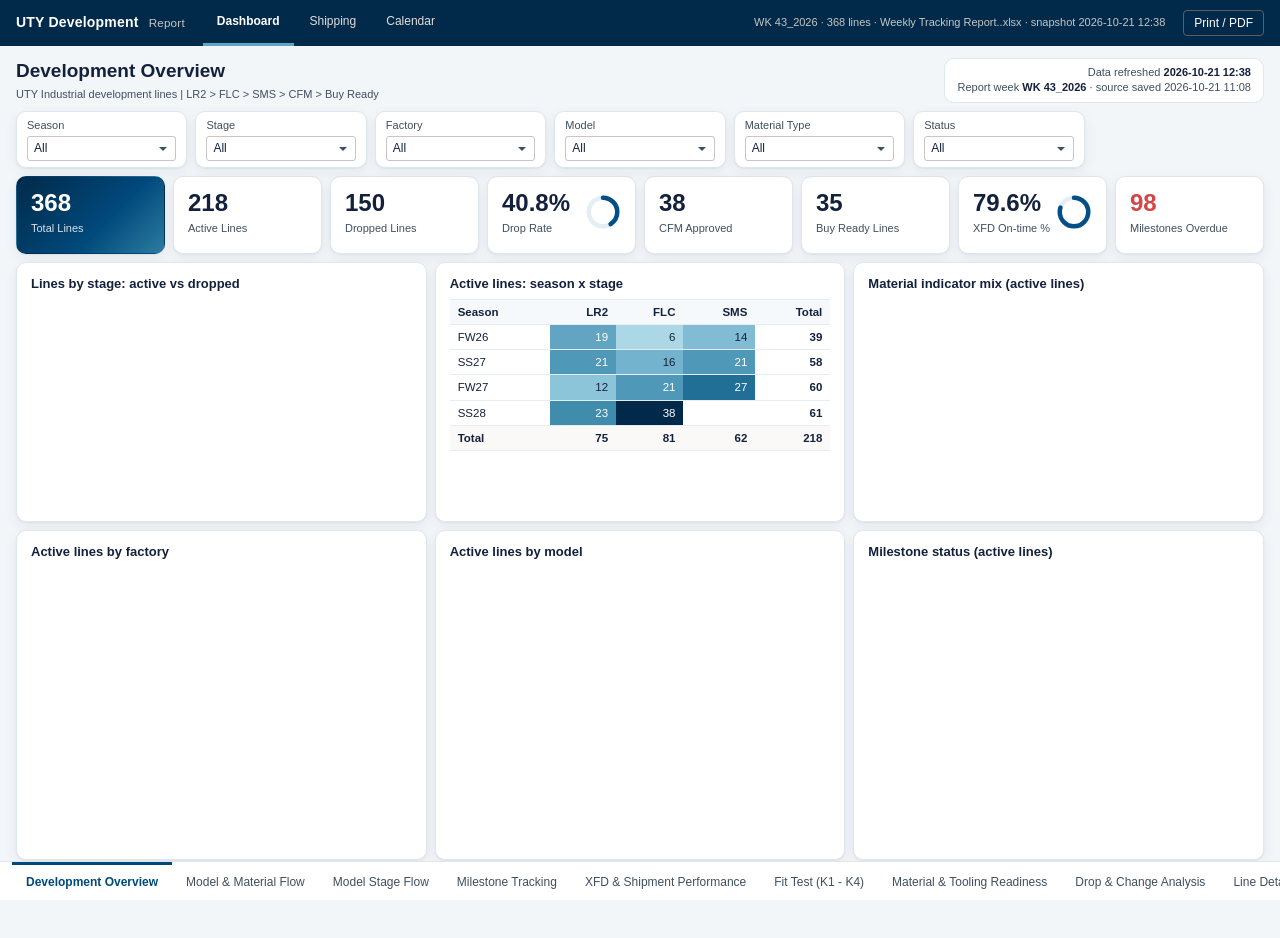
<file: index.html>
<!doctype html>
<html lang="en">
<head>
  <meta name="robots" content="noindex, nofollow">
  <meta charset="utf-8">
  <meta name="viewport" content="width=device-width, initial-scale=1">
  <title>Dashboard · UTY Report</title>
  <link rel="stylesheet" href="static/css/app.css">
</head>
<body data-static="2026-10-21 12:38">
  <header class="topbar">
    <div class="brand">UTY Development <small>Report</small></div>
    <nav class="nav">
      
      <a href="dashboard.html" class="active">Dashboard</a>
      
      <a href="shipping.html" class="">Shipping</a>
      
      <a href="calendar.html" class="">Calendar</a>
      
    </nav>
    <div class="spacer"></div>
    <div class="datainfo" id="dataInfo"></div>
    <button class="tbtn" id="btnReload" title="Re-read the Excel files">&#8635; Reload data</button>
    <button class="tbtn" onclick="window.print()" title="Print or save as PDF">Print / PDF</button>
  </header>
  <main class="canvas" id="app">
    <div class="loading">Loading data…</div>
  </main>
  <div class="tip" id="tip"></div>
  <script src="static/vendor/chart.umd.min.js"></script>
  <script src="static/vendor/chartjs-plugin-datalabels.min.js"></script>
  <script src="static/js/common.js"></script>
  <script src="static/js/dashboard.js"></script>
</body>
</html>
</file>
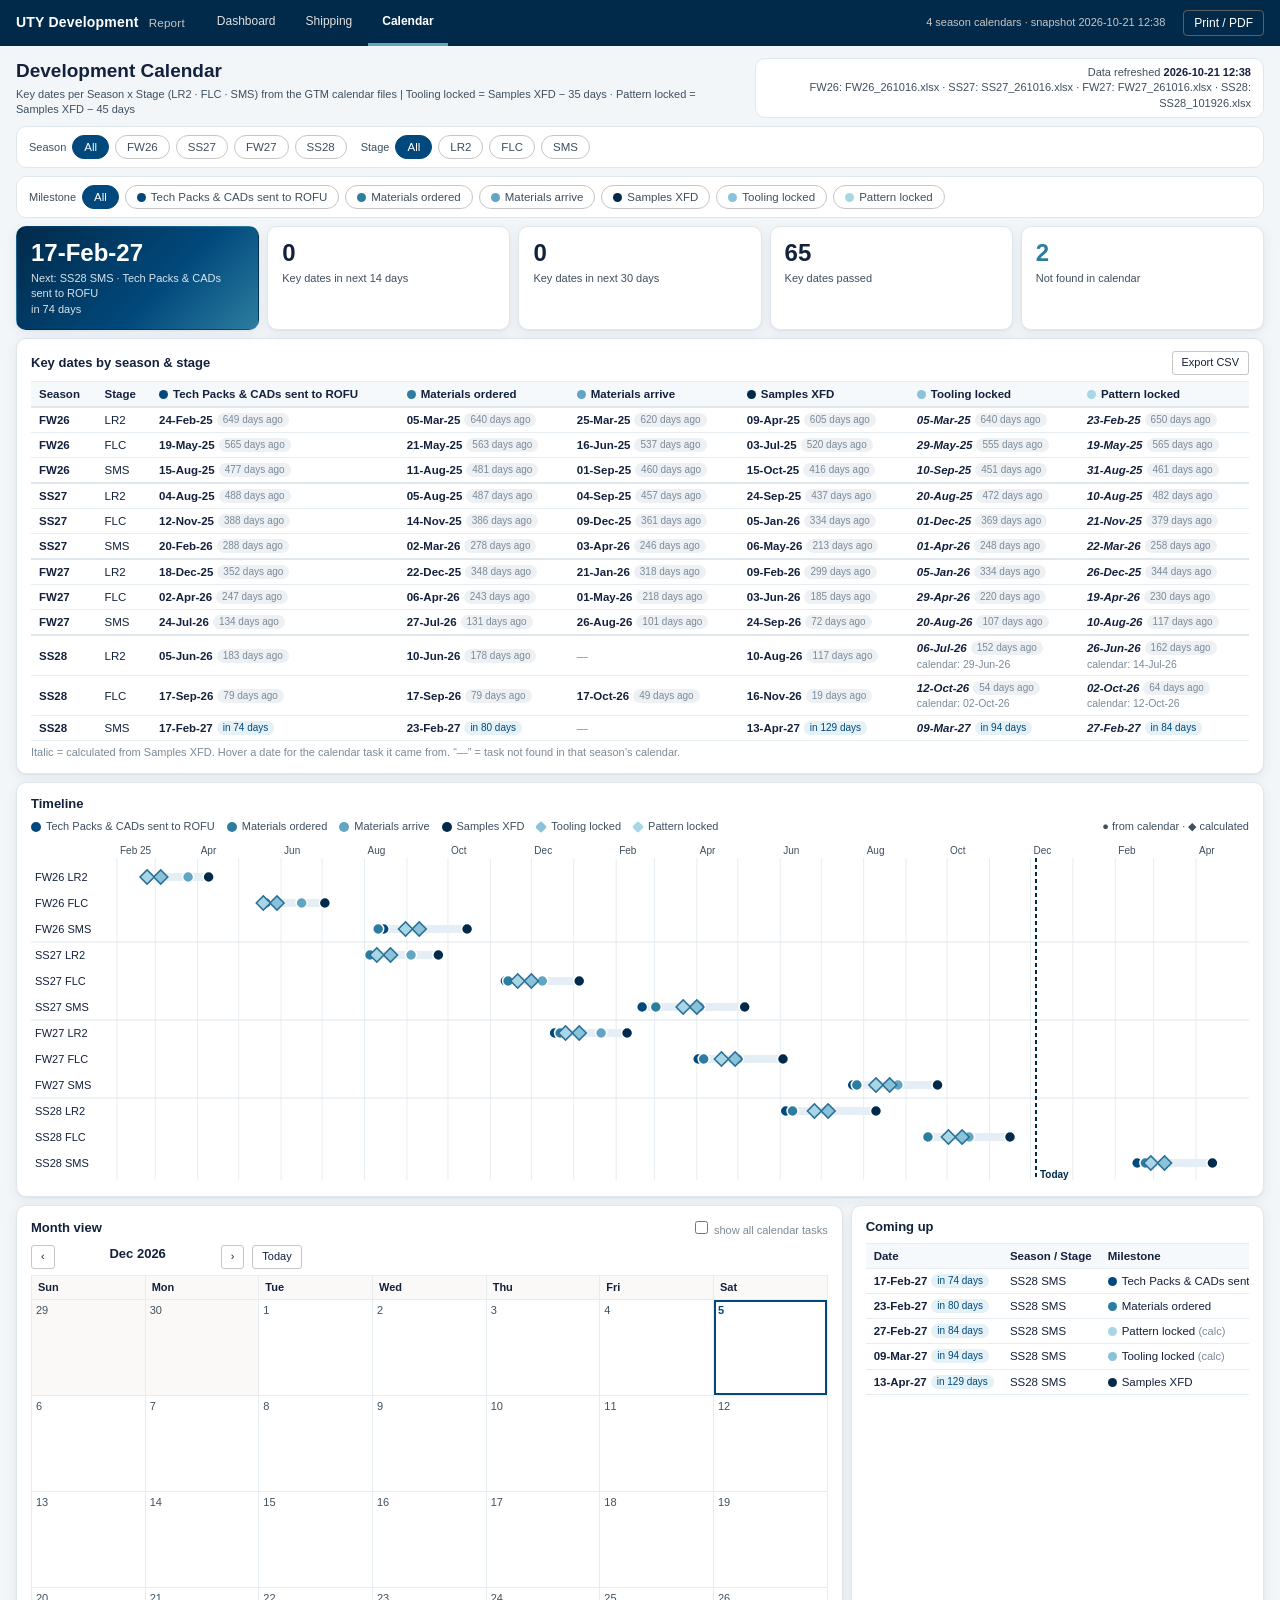
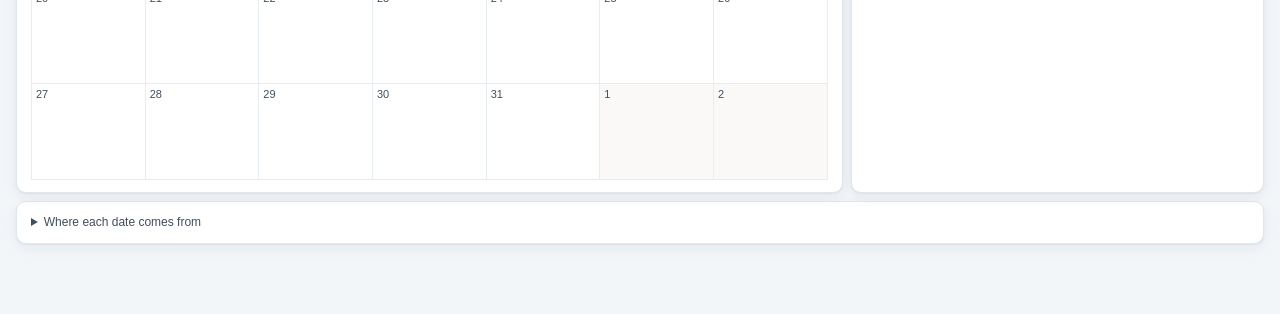
<file: calendar.html>
<!doctype html>
<html lang="en">
<head>
  <meta name="robots" content="noindex, nofollow">
  <meta charset="utf-8">
  <meta name="viewport" content="width=device-width, initial-scale=1">
  <title>Calendar · UTY Report</title>
  <link rel="stylesheet" href="static/css/app.css">
</head>
<body data-static="2026-10-21 12:38">
  <header class="topbar">
    <div class="brand">UTY Development <small>Report</small></div>
    <nav class="nav">
      
      <a href="dashboard.html" class="">Dashboard</a>
      
      <a href="shipping.html" class="">Shipping</a>
      
      <a href="calendar.html" class="active">Calendar</a>
      
    </nav>
    <div class="spacer"></div>
    <div class="datainfo" id="dataInfo"></div>
    <button class="tbtn" id="btnReload" title="Re-read the Excel files">&#8635; Reload data</button>
    <button class="tbtn" onclick="window.print()" title="Print or save as PDF">Print / PDF</button>
  </header>
  <main class="canvas" id="app">
    <div class="loading">Loading data…</div>
  </main>
  <div class="tip" id="tip"></div>
  <script src="static/vendor/chart.umd.min.js"></script>
  <script src="static/vendor/chartjs-plugin-datalabels.min.js"></script>
  <script src="static/js/common.js"></script>
  <script src="static/js/calendar.js"></script>
</body>
</html>
</file>
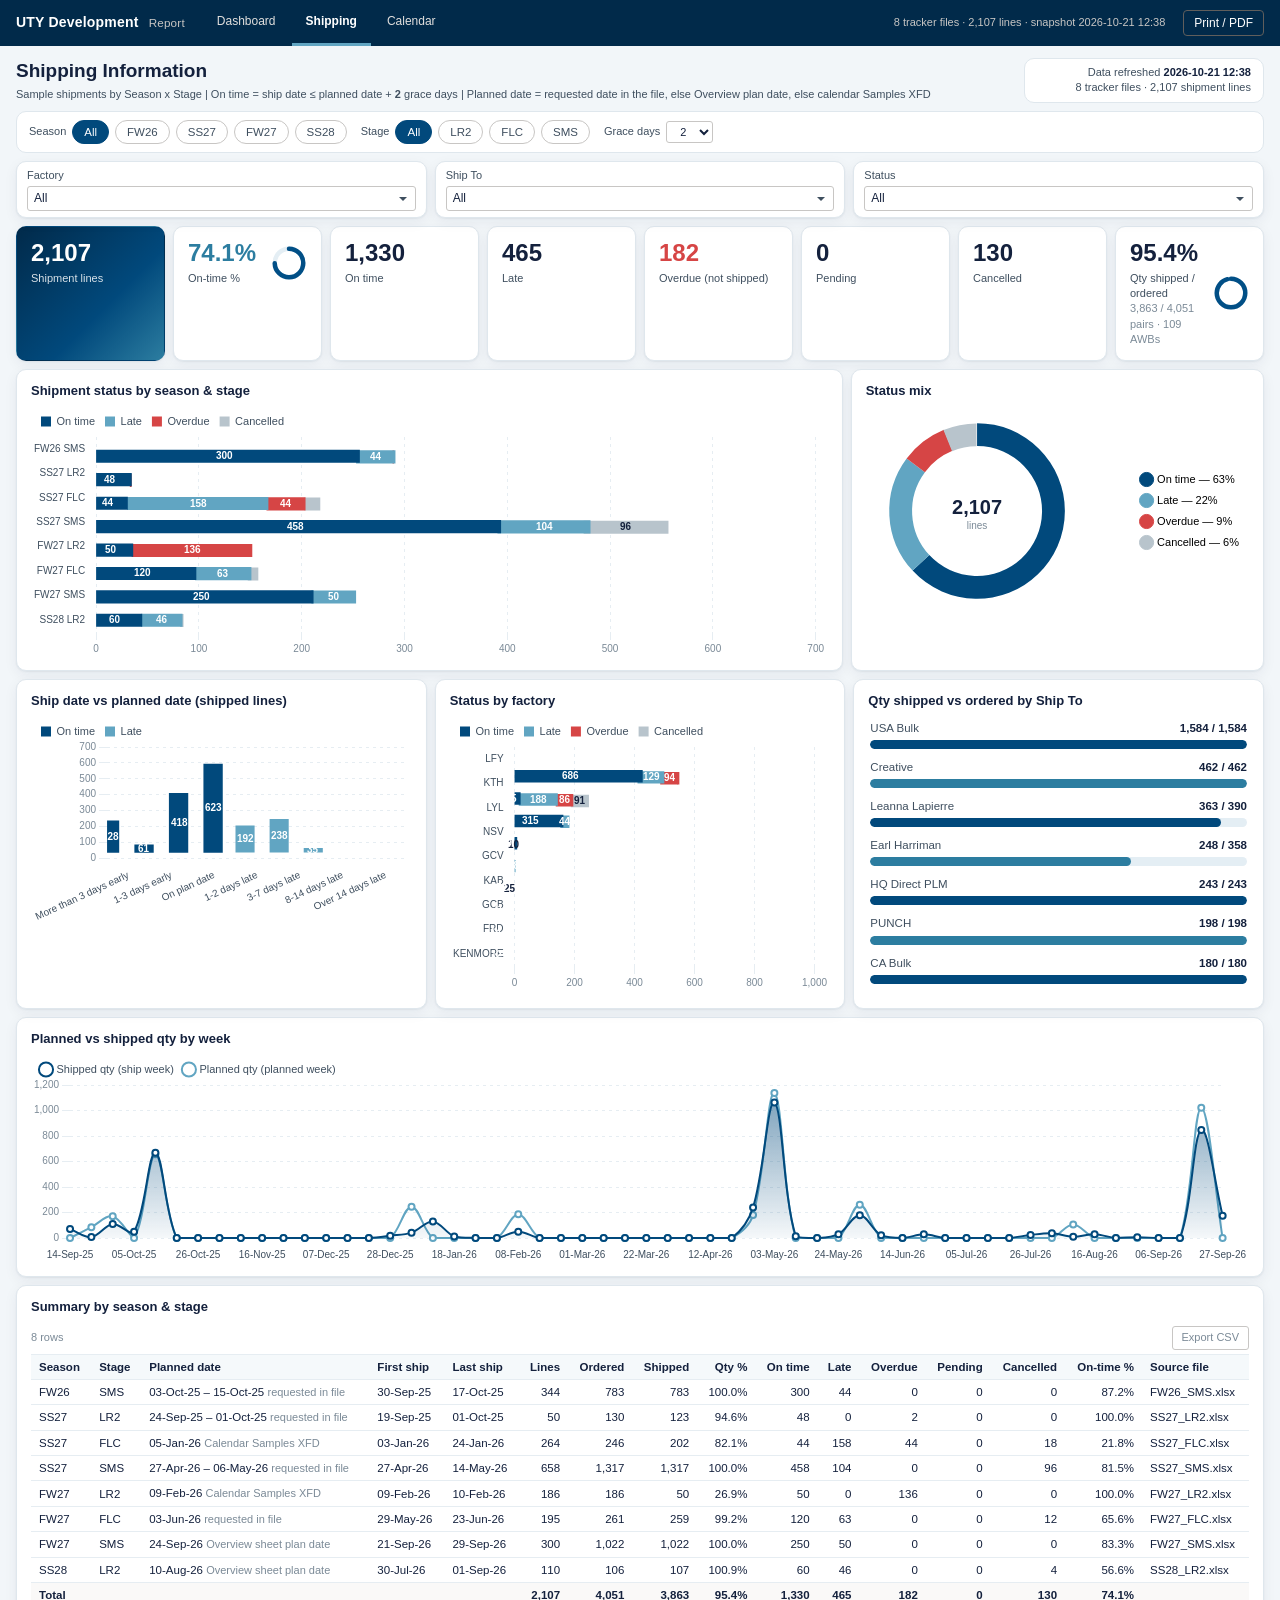
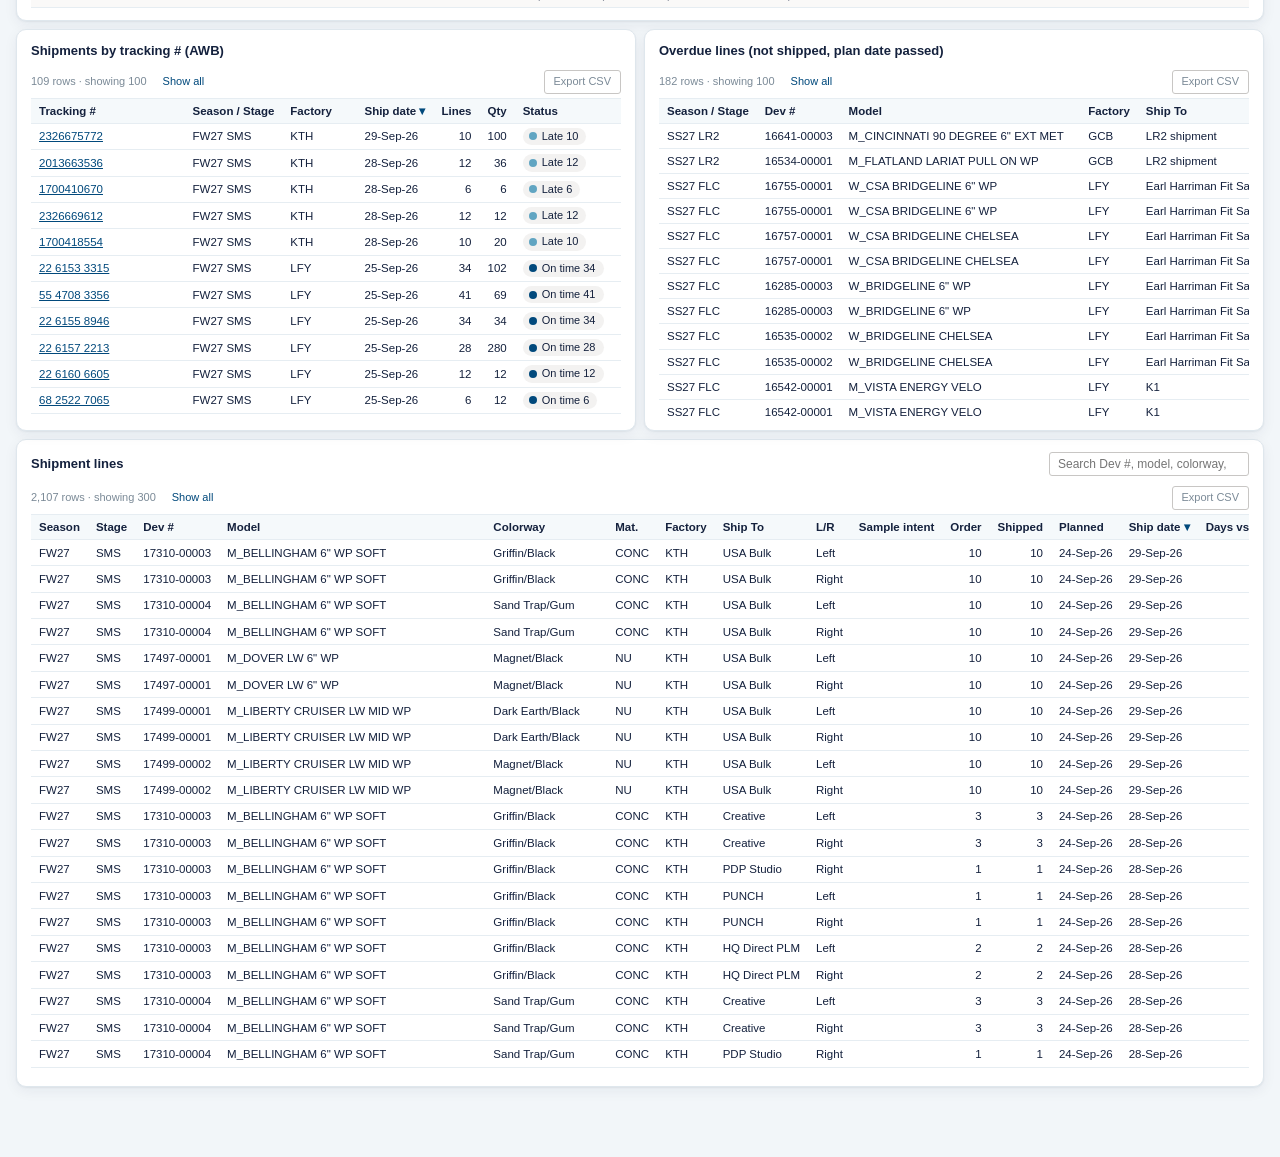
<file: shipping.html>
<!doctype html>
<html lang="en">
<head>
  <meta name="robots" content="noindex, nofollow">
  <meta charset="utf-8">
  <meta name="viewport" content="width=device-width, initial-scale=1">
  <title>Shipping · UTY Report</title>
  <link rel="stylesheet" href="static/css/app.css">
</head>
<body data-static="2026-10-21 12:38">
  <header class="topbar">
    <div class="brand">UTY Development <small>Report</small></div>
    <nav class="nav">
      
      <a href="dashboard.html" class="">Dashboard</a>
      
      <a href="shipping.html" class="active">Shipping</a>
      
      <a href="calendar.html" class="">Calendar</a>
      
    </nav>
    <div class="spacer"></div>
    <div class="datainfo" id="dataInfo"></div>
    <button class="tbtn" id="btnReload" title="Re-read the Excel files">&#8635; Reload data</button>
    <button class="tbtn" onclick="window.print()" title="Print or save as PDF">Print / PDF</button>
  </header>
  <main class="canvas" id="app">
    <div class="loading">Loading data…</div>
  </main>
  <div class="tip" id="tip"></div>
  <script src="static/vendor/chart.umd.min.js"></script>
  <script src="static/vendor/chartjs-plugin-datalabels.min.js"></script>
  <script src="static/js/common.js"></script>
  <script src="static/js/shipping.js"></script>
</body>
</html>
</file>
<file: static/css/app.css>
/* UTY Development Report - brand blues (Deep Space Blue #012A4A ... Light Blue #A9D6E5), Tahoma */
:root {
  --bg: #f2f6f9;
  --card: #ffffff;
  --border: #dfe7ed;
  --grid: #e6edf2;
  --ink: #14213d;
  --ink2: #3f4f5f;
  --muted: #7b8a97;
  --accent: #01497C;
  --accent2: #61A5C2;
  --good: #01497C;
  --warn: #2C7DA0;
  --bad: #d64545;
  --bar: #012A4A;
  --radius: 10px;
  --shadow: 0 1px 2px rgba(1, 42, 74, .06), 0 4px 14px rgba(1, 42, 74, .06);
  --font: Tahoma, "Segoe UI", Verdana, sans-serif;
}

* { box-sizing: border-box; }
html, body { margin: 0; }
body { background: var(--bg); color: var(--ink); font: 12px/1.4 var(--font); }
a { color: var(--accent); }
button, select, input { font: inherit; color: inherit; }

/* ---------- top bar */
.topbar { position: sticky; top: 0; z-index: 50; display: flex; align-items: center; gap: 18px;
  background: var(--bar); color: #fff; padding: 0 16px; height: 46px; }
.brand { font-weight: bold; font-size: 14px; white-space: nowrap; letter-spacing: .2px; }
.brand small { font-weight: normal; color: #c8c6c4; margin-left: 6px; }
.nav { display: flex; gap: 2px; height: 100%; }
.nav a { display: flex; align-items: center; padding: 0 14px; color: #e1dfdd; text-decoration: none; border-bottom: 3px solid transparent; }
.nav a:hover { color: #fff; background: rgba(255, 255, 255, .06); }
.nav a.active { color: #fff; border-bottom-color: var(--accent2); font-weight: bold; }
.topbar .spacer { flex: 1; }
.datainfo { color: #c8c6c4; font-size: 11px; white-space: nowrap; overflow: hidden; text-overflow: ellipsis; }
.tbtn { background: transparent; border: 1px solid #605e5c; color: #fff; border-radius: 4px; padding: 4px 10px; cursor: pointer; white-space: nowrap; }
.tbtn:hover { background: rgba(255, 255, 255, .1); }

/* ---------- canvas */
.canvas { max-width: 1340px; margin: 0 auto; padding: 12px 16px 70px; }
.page-head { display: flex; align-items: flex-start; gap: 16px; margin-bottom: 8px; }
.page-head h1 { font-size: 19px; margin: 0; }
.page-head .sub { color: var(--ink2); font-size: 11px; margin-top: 2px; }
.page-head .refresh { margin-left: auto; background: var(--card); border: 1px solid var(--border); border-radius: var(--radius);
  padding: 6px 12px; color: var(--ink2); font-size: 11px; text-align: right; min-width: 240px; }
.page-head .refresh b { color: var(--ink); }

.card { background: var(--card); border: 1px solid var(--border); border-radius: var(--radius); padding: 12px 14px; min-width: 0; box-shadow: var(--shadow); }
.card h3 { font-size: 13px; margin: 0 0 6px; font-weight: bold; }
.card .note { color: var(--muted); font-size: 11px; margin-top: 4px; }
.card .head { display: flex; align-items: center; gap: 8px; margin-bottom: 6px; }
.card .head h3 { margin: 0; }
.card .head .tools { margin-left: auto; display: flex; gap: 6px; align-items: center; }

.grid { display: grid; gap: 8px; margin-bottom: 8px; }
.g2 { grid-template-columns: repeat(2, minmax(0, 1fr)); }
.g3 { grid-template-columns: repeat(3, minmax(0, 1fr)); }
.g2-1 { grid-template-columns: minmax(0, 2fr) minmax(0, 1fr); }
.g1-2 { grid-template-columns: minmax(0, 1fr) minmax(0, 2fr); }
.chart-box { position: relative; height: 210px; }
.chart-box.tall { height: 300px; }
.scroll-y { max-height: 280px; overflow-y: auto; }

/* ---------- slicers */
.slicers { display: grid; grid-template-columns: repeat(auto-fit, minmax(150px, 1fr)); gap: 8px; margin-bottom: 8px; }
.slicer { position: relative; background: var(--card); border: 1px solid var(--border); border-radius: var(--radius); padding: 6px 10px; box-shadow: var(--shadow); }
.slicer label { display: block; font-size: 11px; color: var(--ink2); margin-bottom: 3px; }
.slicer .sbtn { width: 100%; text-align: left; background: #fff; border: 1px solid #c8c6c4; border-radius: 3px; padding: 3px 22px 3px 6px;
  cursor: pointer; white-space: nowrap; overflow: hidden; text-overflow: ellipsis; position: relative; }
.slicer .sbtn::after { content: ""; position: absolute; right: 8px; top: 50%; margin-top: -2px; border: 4px solid transparent; border-top-color: var(--ink2); }
.slicer.on .sbtn { border-color: var(--accent); background: #eaf4f9; }
.slicer .menu { display: none; position: absolute; left: 0; right: 0; top: 100%; z-index: 40; background: #fff; border: 1px solid var(--border);
  border-radius: 4px; box-shadow: 0 6px 18px rgba(0, 0, 0, .14); max-height: 300px; overflow: auto; padding: 4px 0; min-width: 190px; }
.slicer.open .menu { display: block; }
.slicer .menu label { display: flex; gap: 8px; align-items: center; padding: 4px 10px; margin: 0; color: var(--ink); font-size: 12px; cursor: pointer; }
.slicer .menu label:hover { background: var(--bg); }
.slicer .menu .all { border-bottom: 1px solid var(--grid); font-weight: bold; }
.slicer .menu input[type=search] { margin: 4px 8px; width: calc(100% - 16px); border: 1px solid #c8c6c4; border-radius: 3px; padding: 3px 6px; }
.clear-filters { align-self: end; justify-self: start; background: none; border: none; color: var(--accent); cursor: pointer; padding: 4px; }

/* ---------- KPI cards */
.kpis { display: grid; grid-template-columns: repeat(auto-fit, minmax(140px, 1fr)); gap: 8px; margin-bottom: 8px; }
.kpi { background: var(--card); border: 1px solid var(--border); border-radius: var(--radius); padding: 12px 14px; min-height: 78px; box-shadow: var(--shadow); }
.kpi .kv { display: flex; align-items: center; justify-content: space-between; gap: 6px; }
.kpi .kv > div { min-width: 0; }
.kpi .v { font-size: 24px; line-height: 1.15; font-weight: bold; color: var(--ink); }
.kpi .l { color: var(--ink2); font-size: 11px; margin-top: 4px; }
.kpi .s { color: var(--muted); font-size: 11px; }
.kpi .ring { width: 36px; height: 36px; flex: none; }
.kpi.good .v { color: var(--good); }
.kpi.bad .v { color: var(--bad); }
.kpi.warn .v { color: var(--warn); }
.kpi.accent { background: linear-gradient(135deg, #012A4A 0%, #01497C 60%, #2C7DA0 100%); border-color: transparent; }
.kpi.accent .v, .kpi.accent .l, .kpi.accent .s { color: #fff; }
.kpi.accent .l, .kpi.accent .s { opacity: .85; }

/* pill progress bars */
.prog { display: grid; gap: 10px; padding: 4px 2px; }
.prow .plab { display: flex; justify-content: space-between; gap: 8px; font-size: 11.5px; margin-bottom: 4px; color: var(--ink2); }
.prow .plab b { color: var(--ink); }
.ptrack { height: 9px; border-radius: 9px; background: #e4eef4; overflow: hidden; }
.pfill { height: 100%; border-radius: 9px; }

/* sankey */
.sankey svg { display: block; width: 100%; }
.sankey .slink { opacity: .42; transition: opacity .15s; }
.sankey .snode { transition: opacity .15s; }
.sankey svg.focus .slink, .sankey svg.focus .snode { opacity: .12; }
.sankey svg.focus .slink.on { opacity: .85; }
.sankey svg.focus .snode.on { opacity: 1; }
.sankey .scol { font-size: 11px; font-weight: bold; fill: var(--ink2); }
.sankey .slab { font-size: 10.5px; fill: var(--ink); paint-order: stroke; stroke: #fff; stroke-width: 3px; stroke-linejoin: round; pointer-events: none; }
.sankey .sval { fill: var(--muted); }

/* ---------- tables */
.tbl-wrap { overflow: auto; max-height: 320px; border-top: 1px solid var(--grid); }
.tbl-wrap.tall { max-height: 560px; }
table.tbl { border-collapse: collapse; width: 100%; font-size: 11.5px; }
.tbl th, .tbl td { padding: 4px 8px; border-bottom: 1px solid var(--grid); text-align: left; white-space: nowrap; }
.tbl th { position: sticky; top: 0; background: #f5f9fb; z-index: 1; font-weight: bold; color: var(--ink); cursor: pointer; user-select: none; }
.tbl th.sorted::after { content: " \25BE"; color: var(--accent); }
.tbl th.sorted.asc::after { content: " \25B4"; }
.tbl td.num, .tbl th.num { text-align: right; font-variant-numeric: tabular-nums; }
.tbl td.wrap { white-space: normal; min-width: 220px; }
.tbl tbody tr:hover td { background: #f7f6f5; }
.tbl tfoot td { font-weight: bold; background: #faf9f8; border-top: 1px solid var(--border); }
.tbl .heat { text-align: center; }
.tbl-meta { display: flex; gap: 10px; align-items: center; color: var(--muted); font-size: 11px; padding: 4px 0; }
.tbl-meta .more { color: var(--accent); background: none; border: 0; cursor: pointer; }
.btn { background: #fff; border: 1px solid #c8c6c4; border-radius: 3px; padding: 3px 9px; cursor: pointer; font-size: 11px; }
.btn:hover { background: var(--bg); }
.btn.primary { background: var(--accent); border-color: var(--accent); color: #fff; }
.search { border: 1px solid #c8c6c4; border-radius: 3px; padding: 3px 8px; min-width: 200px; }

/* status pills: always label + colour */
.pill { display: inline-flex; align-items: center; gap: 5px; padding: 1px 8px 1px 6px; border-radius: 10px; font-size: 11px; background: #f3f2f1; color: var(--ink); white-space: nowrap; }
.pill::before { content: ""; width: 8px; height: 8px; border-radius: 50%; background: var(--c, var(--muted)); }
.dot { display: inline-block; width: 9px; height: 9px; border-radius: 50%; margin-right: 5px; vertical-align: -1px; }

/* ---------- PBI-style page tabs (bottom) */
.pagetabs { position: fixed; left: 0; right: 0; bottom: 0; z-index: 45; background: #fff; border-top: 1px solid var(--border);
  display: flex; gap: 0; overflow-x: auto; padding: 0 12px; }
.pagetabs button { border: 0; background: none; padding: 9px 14px; cursor: pointer; white-space: nowrap; color: var(--ink2); border-top: 3px solid transparent; }
.pagetabs button:hover { background: var(--bg); color: var(--ink); }
.pagetabs button.active { color: var(--accent); font-weight: bold; border-top-color: var(--accent); }

/* ---------- chips (filters on Shipping / Calendar) */
.chips { display: flex; flex-wrap: wrap; gap: 6px; align-items: center; }
.chip { border: 1px solid #c8c6c4; background: #fff; border-radius: 14px; padding: 3px 11px; cursor: pointer; font-size: 11.5px; }
.chip.on { background: var(--accent); border-color: var(--accent); color: #fff; }
.toolbar { display: flex; flex-wrap: wrap; gap: 14px; align-items: center; margin-bottom: 8px; background: var(--card);
  border: 1px solid var(--border); border-radius: var(--radius); padding: 8px 12px; }
.toolbar .grp { display: flex; gap: 6px; align-items: center; }
.toolbar .grp > span { color: var(--ink2); font-size: 11px; }

/* ---------- messages */
.msg { padding: 10px 12px; border-radius: var(--radius); margin-bottom: 8px; }
.msg.err { background: #fde7e9; border: 1px solid #f1bbbc; color: #a4262c; }
.msg.info { background: #eff6fe; border: 1px solid #c7e0f4; color: #004e8c; }
.loading { padding: 40px; text-align: center; color: var(--muted); }
.empty { color: var(--muted); padding: 24px; text-align: center; }

/* ---------- tooltip for custom SVG visuals */
.tip { position: fixed; z-index: 100; pointer-events: none; background: #fff; border: 1px solid var(--border); border-radius: 4px;
  box-shadow: 0 4px 14px rgba(0, 0, 0, .16); padding: 7px 10px; font-size: 11.5px; max-width: 340px; display: none; }
.tip b { display: block; margin-bottom: 2px; }
.tip .muted { color: var(--muted); }

/* ---------- calendar */
.kd td.cell { min-width: 118px; }
.kd .d { font-weight: bold; }
.kd .rel { display: block; font-size: 10.5px; color: var(--muted); }
.kd .calc { font-style: italic; }
.kd tr.season-first td { border-top: 2px solid var(--border); }
.badge { display: inline-block; font-size: 10px; padding: 0 6px; border-radius: 8px; margin-left: 4px; vertical-align: 1px; }
.badge.past { background: #eef1f4; color: var(--muted); }
.badge.soon { background: #2C7DA0; color: #fff; }
.badge.next { background: #e4f1f7; color: #01497C; }
.badge.today { background: var(--accent); color: #fff; }

.timeline svg { display: block; width: 100%; }
.timeline .lbl { font-size: 11px; fill: var(--ink); }
.timeline .axis { font-size: 10px; fill: var(--ink2); }

.month-head { display: flex; align-items: center; gap: 8px; }
.month-head h3 { min-width: 150px; text-align: center; }
.month { display: grid; grid-template-columns: repeat(7, minmax(0, 1fr)); border-left: 1px solid var(--grid); border-top: 1px solid var(--grid); }
.month .dow { background: #faf9f8; font-weight: bold; padding: 4px 6px; border-right: 1px solid var(--grid); border-bottom: 1px solid var(--grid); font-size: 11px; }
.month .day { min-height: 96px; border-right: 1px solid var(--grid); border-bottom: 1px solid var(--grid); padding: 3px 4px; overflow: hidden; }
.month .day.out { background: #faf9f8; color: var(--muted); }
.month .day.today { box-shadow: inset 0 0 0 2px var(--accent); }
.month .day .n { font-size: 11px; color: var(--ink2); margin-bottom: 2px; }
.month .day.today .n { color: var(--accent); font-weight: bold; }
.ev { display: block; font-size: 10.5px; padding: 1px 5px; margin-bottom: 2px; border-radius: 3px; background: #f3f2f1;
  border-left: 3px solid var(--c, var(--muted)); white-space: nowrap; overflow: hidden; text-overflow: ellipsis; cursor: default; }
.ev.minor { color: var(--ink2); background: #faf9f8; }
.legend { display: flex; flex-wrap: wrap; gap: 12px; font-size: 11px; color: var(--ink2); margin: 4px 0; }
.legend span { display: inline-flex; align-items: center; gap: 5px; }
.legend i { width: 10px; height: 10px; border-radius: 2px; background: var(--c); display: inline-block; }
details.src summary { cursor: pointer; color: var(--ink2); }

/* ---------- responsive */
@media (max-width: 980px) {
  .g2, .g3, .g2-1, .g1-2 { grid-template-columns: minmax(0, 1fr); }
  .page-head { flex-direction: column; }
  .page-head .refresh { margin-left: 0; text-align: left; }
  .datainfo { display: none; }
}
@media (max-width: 640px) {
  .topbar { gap: 8px; padding: 0 8px; }
  .brand small { display: none; }
  .nav a { padding: 0 8px; }
  .canvas { padding: 10px 10px 70px; }
}

/* ---------- print / PDF */
@media print {
  @page { size: A4 landscape; margin: 10mm; }
  body { background: #fff; }
  .topbar .tbtn, .pagetabs, .slicer .menu, .clear-filters, .tbl-meta .more, .no-print { display: none !important; }
  .topbar { position: static; }
  .canvas { max-width: none; padding: 0; }
  .card, .kpi, .slicer { break-inside: avoid; }
  .tbl-wrap, .scroll-y { max-height: none !important; overflow: visible !important; }
}
</file>
